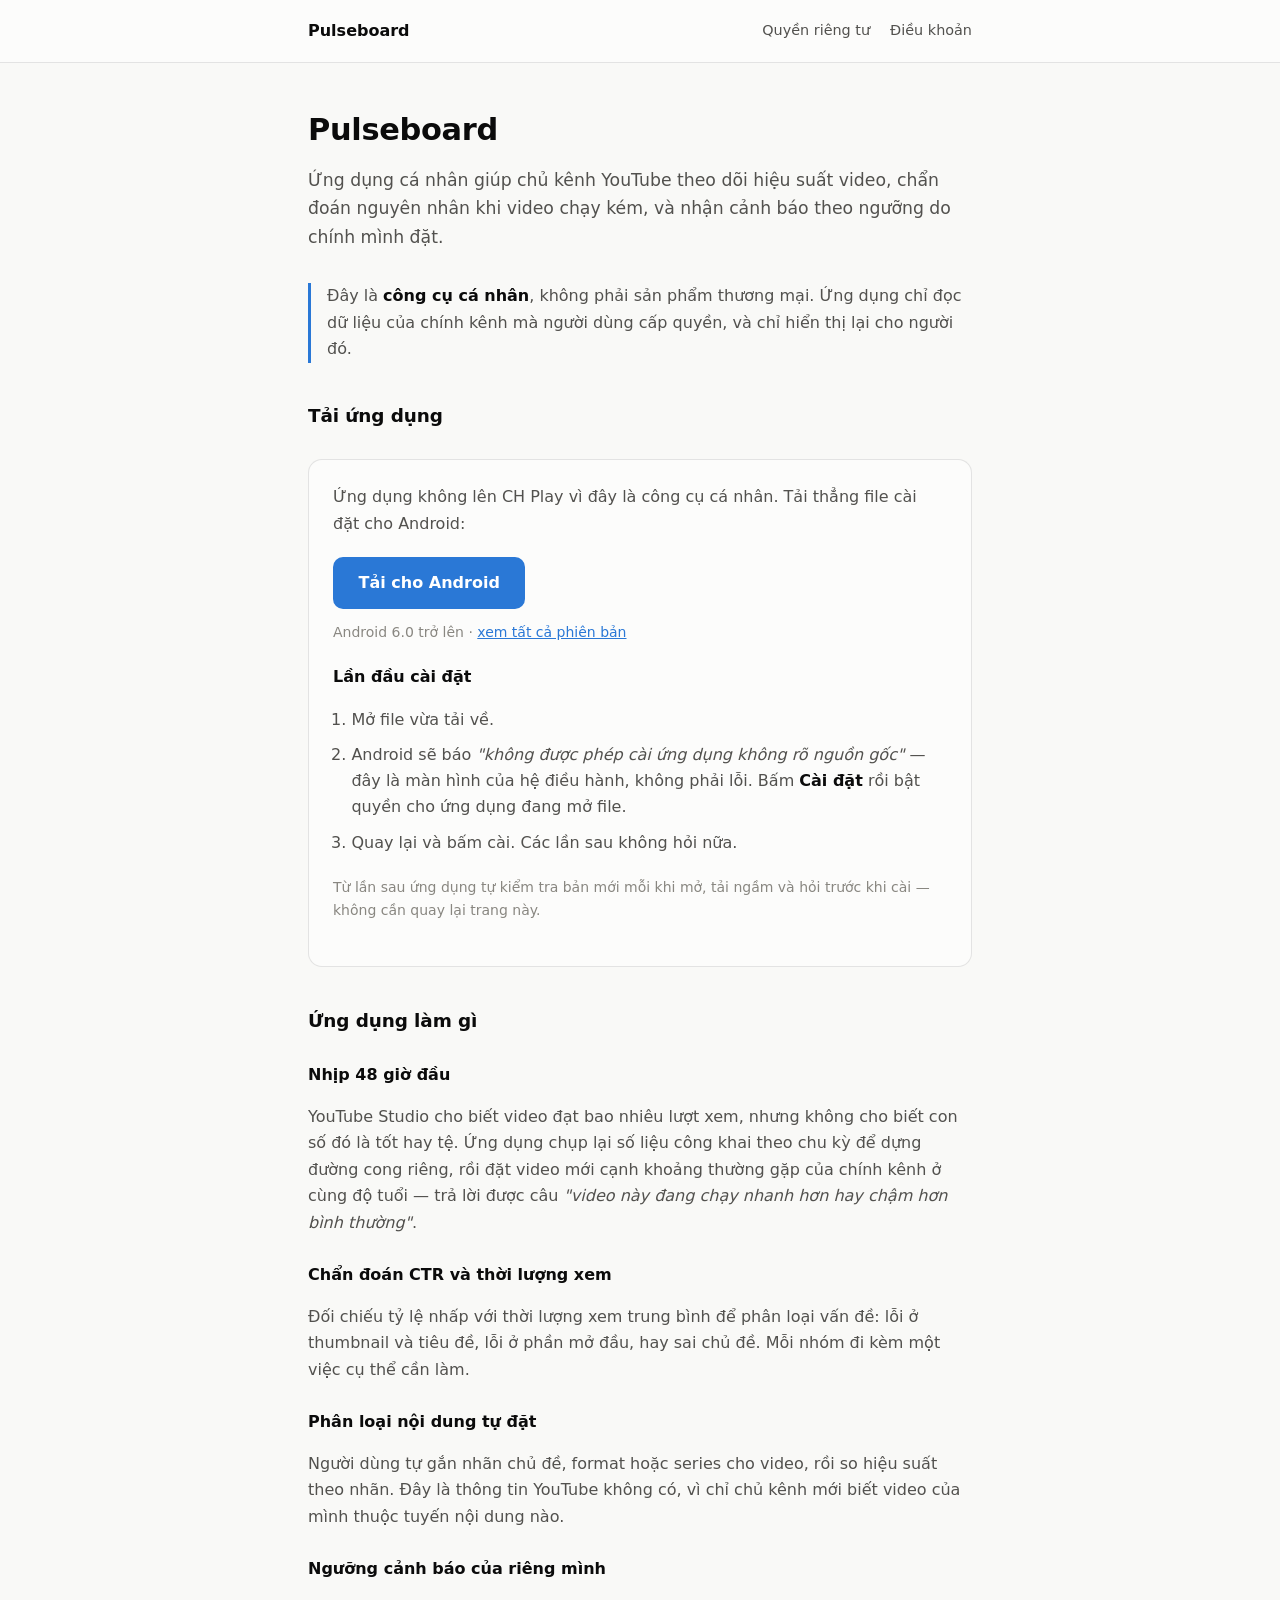
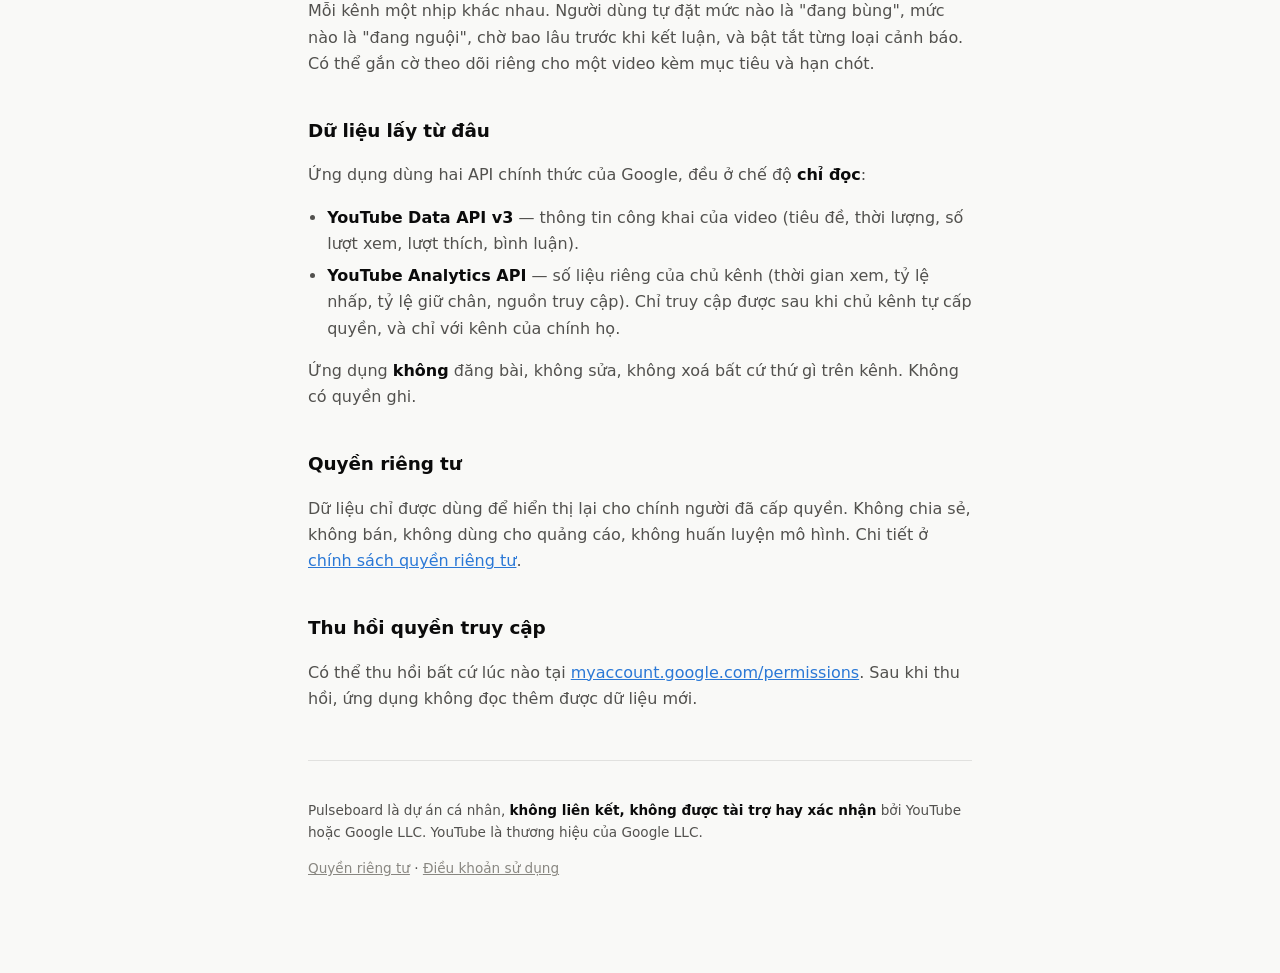
<file: index.html>
<!doctype html>
<html lang="vi">
<head>
<meta charset="utf-8">
<meta name="viewport" content="width=device-width, initial-scale=1">
<title>Pulseboard — Theo dõi hiệu suất kênh YouTube</title>
<meta name="description" content="Ứng dụng cá nhân giúp chủ kênh YouTube theo dõi hiệu suất video, chẩn đoán vấn đề và nhận cảnh báo theo ngưỡng tự đặt.">
<link rel="stylesheet" href="style.css">
</head>
<body>

<header class="site">
  <div class="wrap">
    <a class="brand" href="./">Pulseboard</a>
    <nav class="site">
      <a href="./privacy.html">Quyền riêng tư</a>
      <a href="./terms.html">Điều khoản</a>
    </nav>
  </div>
</header>

<main class="wrap">
  <h1>Pulseboard</h1>
  <p class="lead">
    Ứng dụng cá nhân giúp chủ kênh YouTube theo dõi hiệu suất video, chẩn đoán
    nguyên nhân khi video chạy kém, và nhận cảnh báo theo ngưỡng do chính mình đặt.
  </p>

  <div class="notice">
    <p>
      Đây là <strong>công cụ cá nhân</strong>, không phải sản phẩm thương mại.
      Ứng dụng chỉ đọc dữ liệu của chính kênh mà người dùng cấp quyền, và chỉ
      hiển thị lại cho người đó.
    </p>
  </div>

  <h2>Tải ứng dụng</h2>

  <div class="download">
    <p>
      Ứng dụng không lên CH Play vì đây là công cụ cá nhân. Tải thẳng file cài
      đặt cho Android:
    </p>

    <a class="btn" id="dl"
       href="https://github.com/mittohoa/ytb-web/releases/latest/download/pulseboard.apk">
      Tải cho Android</a>

    <p class="meta" id="ver">
      Android 6.0 trở lên ·
      <a href="https://github.com/mittohoa/ytb-web/releases" rel="noopener">xem
        tất cả phiên bản</a>
    </p>

    <p><strong>Lần đầu cài đặt</strong></p>
    <ol class="steps">
      <li>Mở file vừa tải về.</li>
      <li>
        Android sẽ báo <em>"không được phép cài ứng dụng không rõ nguồn gốc"</em>
        — đây là màn hình của hệ điều hành, không phải lỗi. Bấm
        <strong>Cài đặt</strong> rồi bật quyền cho ứng dụng đang mở file.
      </li>
      <li>Quay lại và bấm cài. Các lần sau không hỏi nữa.</li>
    </ol>

    <p class="meta" style="margin-top:1.25rem">
      Từ lần sau ứng dụng tự kiểm tra bản mới mỗi khi mở, tải ngầm và hỏi trước
      khi cài — không cần quay lại trang này.
    </p>
  </div>

  <h2>Ứng dụng làm gì</h2>

  <h3>Nhịp 48 giờ đầu</h3>
  <p>
    YouTube Studio cho biết video đạt bao nhiêu lượt xem, nhưng không cho biết
    con số đó là tốt hay tệ. Ứng dụng chụp lại số liệu công khai theo chu kỳ để
    dựng đường cong riêng, rồi đặt video mới cạnh khoảng thường gặp của chính
    kênh ở cùng độ tuổi — trả lời được câu <em>"video này đang chạy nhanh hơn
    hay chậm hơn bình thường"</em>.
  </p>

  <h3>Chẩn đoán CTR và thời lượng xem</h3>
  <p>
    Đối chiếu tỷ lệ nhấp với thời lượng xem trung bình để phân loại vấn đề:
    lỗi ở thumbnail và tiêu đề, lỗi ở phần mở đầu, hay sai chủ đề. Mỗi nhóm đi
    kèm một việc cụ thể cần làm.
  </p>

  <h3>Phân loại nội dung tự đặt</h3>
  <p>
    Người dùng tự gắn nhãn chủ đề, format hoặc series cho video, rồi so hiệu
    suất theo nhãn. Đây là thông tin YouTube không có, vì chỉ chủ kênh mới biết
    video của mình thuộc tuyến nội dung nào.
  </p>

  <h3>Ngưỡng cảnh báo của riêng mình</h3>
  <p>
    Mỗi kênh một nhịp khác nhau. Người dùng tự đặt mức nào là "đang bùng", mức
    nào là "đang nguội", chờ bao lâu trước khi kết luận, và bật tắt từng loại
    cảnh báo. Có thể gắn cờ theo dõi riêng cho một video kèm mục tiêu và hạn chót.
  </p>

  <h2>Dữ liệu lấy từ đâu</h2>
  <p>
    Ứng dụng dùng hai API chính thức của Google, đều ở chế độ <strong>chỉ
    đọc</strong>:
  </p>
  <ul>
    <li><strong>YouTube Data API v3</strong> — thông tin công khai của video
      (tiêu đề, thời lượng, số lượt xem, lượt thích, bình luận).</li>
    <li><strong>YouTube Analytics API</strong> — số liệu riêng của chủ kênh
      (thời gian xem, tỷ lệ nhấp, tỷ lệ giữ chân, nguồn truy cập). Chỉ truy cập
      được sau khi chủ kênh tự cấp quyền, và chỉ với kênh của chính họ.</li>
  </ul>
  <p>
    Ứng dụng <strong>không</strong> đăng bài, không sửa, không xoá bất cứ thứ gì
    trên kênh. Không có quyền ghi.
  </p>

  <h2>Quyền riêng tư</h2>
  <p>
    Dữ liệu chỉ được dùng để hiển thị lại cho chính người đã cấp quyền. Không
    chia sẻ, không bán, không dùng cho quảng cáo, không huấn luyện mô hình.
    Chi tiết ở <a href="./privacy.html">chính sách quyền riêng tư</a>.
  </p>

  <h2>Thu hồi quyền truy cập</h2>
  <p>
    Có thể thu hồi bất cứ lúc nào tại
    <a href="https://myaccount.google.com/permissions" rel="noopener">
      myaccount.google.com/permissions</a>.
    Sau khi thu hồi, ứng dụng không đọc thêm được dữ liệu mới.
  </p>

  <footer class="site">
    <p>
      Pulseboard là dự án cá nhân, <strong>không liên kết, không được tài trợ
      hay xác nhận</strong> bởi YouTube hoặc Google LLC. YouTube là thương hiệu
      của Google LLC.
    </p>
    <p>
      <a href="./privacy.html">Quyền riêng tư</a> ·
      <a href="./terms.html">Điều khoản sử dụng</a>
    </p>
  </footer>
</main>

<script>
  // Dien so phien ban moi nhat vao dong duoi nut tai. Khong co no thi trang
  // van dung - nut tai da tro san ve ban moi nhat.
  fetch('https://api.github.com/repos/mittohoa/ytb-web/releases/latest')
    .then(function (r) { return r.ok ? r.json() : null; })
    .then(function (j) {
      if (!j || !j.tag_name) return;
      var el = document.getElementById('ver');
      el.insertAdjacentHTML('afterbegin',
        'Phiên bản ' + j.tag_name.replace(/^v/, '') + ' · ');
    })
    .catch(function () {});
</script>

</body>
</html>
</file>
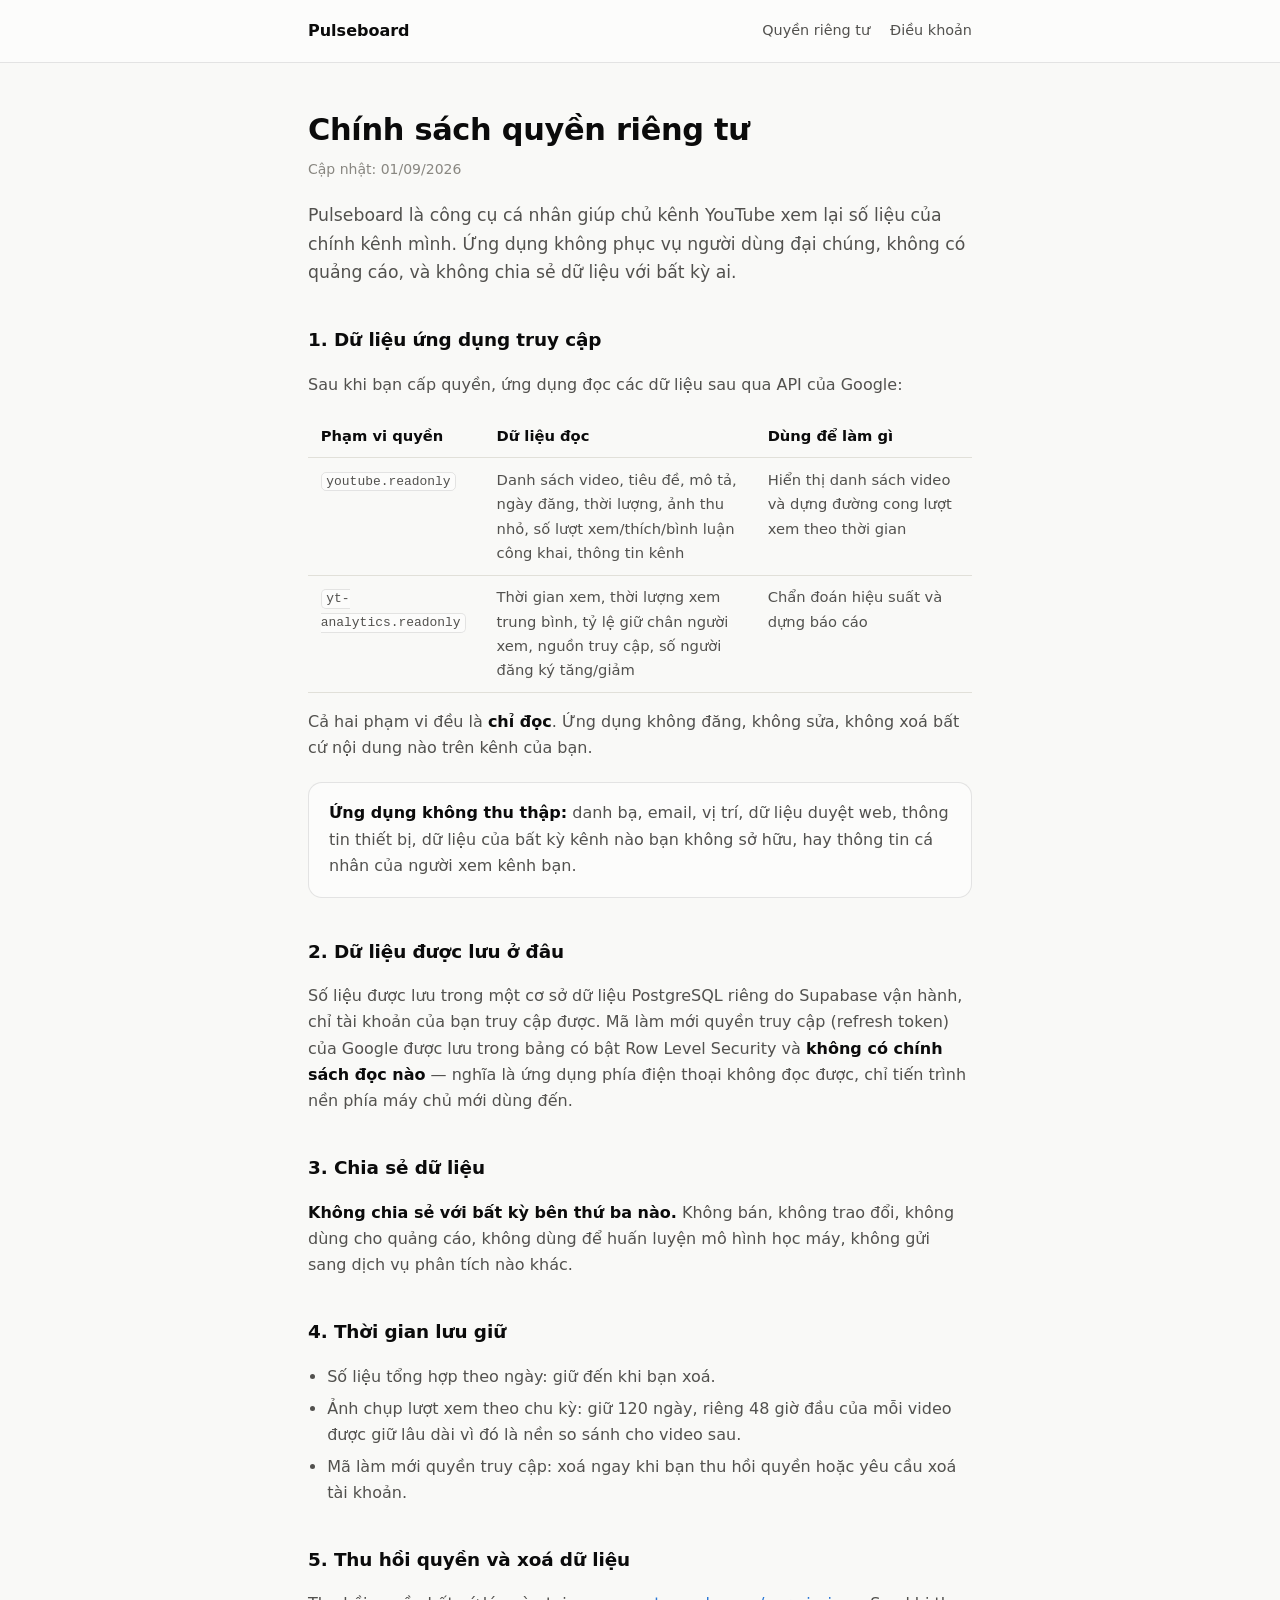
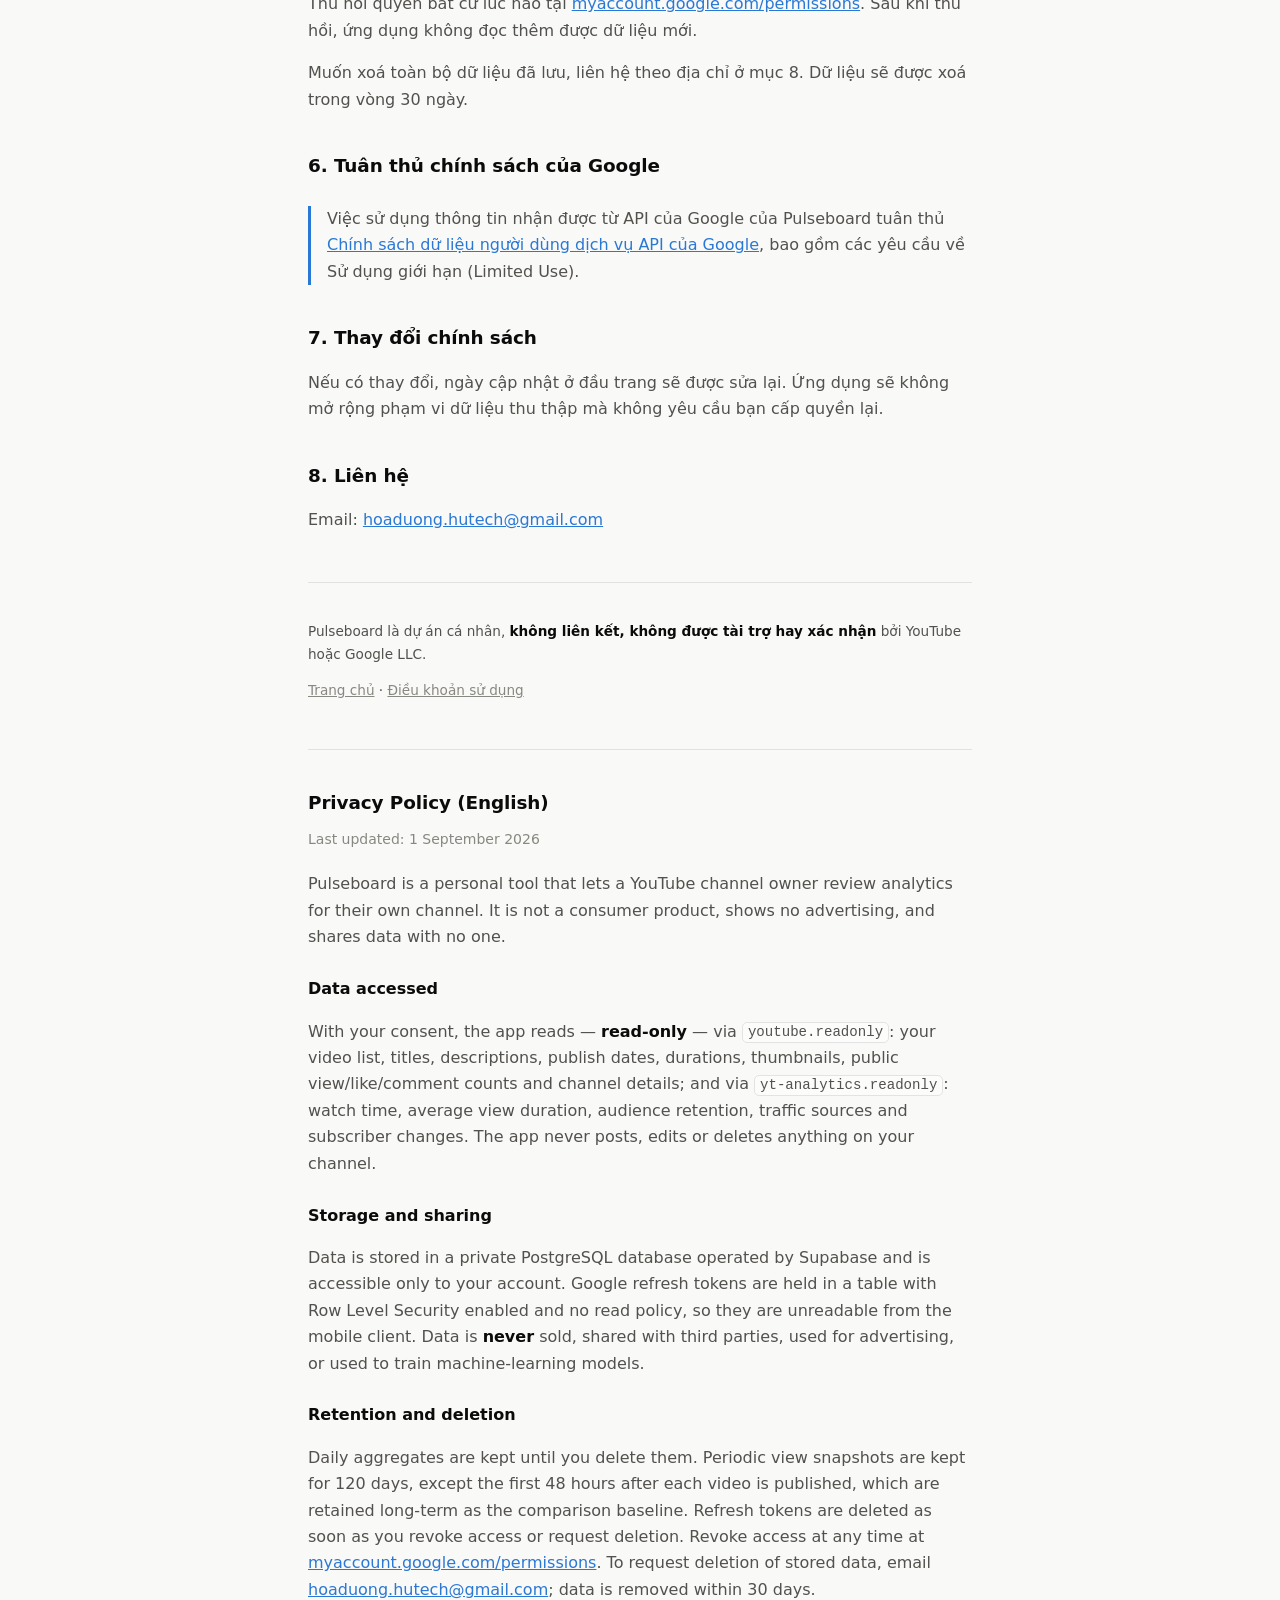
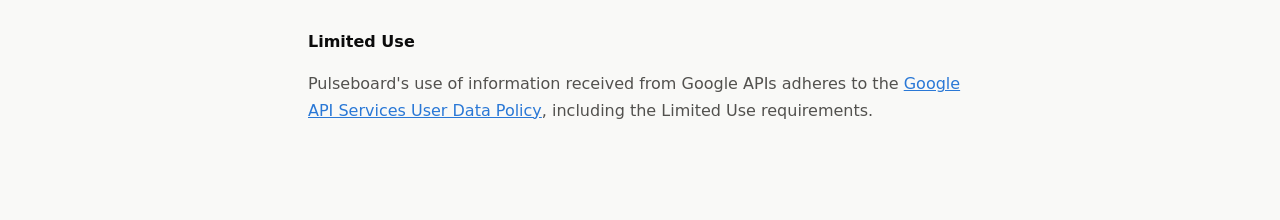
<file: privacy.html>
<!doctype html>
<html lang="vi">
<head>
<meta charset="utf-8">
<meta name="viewport" content="width=device-width, initial-scale=1">
<title>Chính sách quyền riêng tư — Pulseboard</title>
<link rel="stylesheet" href="style.css">
</head>
<body>

<header class="site">
  <div class="wrap">
    <a class="brand" href="./">Pulseboard</a>
    <nav class="site">
      <a href="./privacy.html">Quyền riêng tư</a>
      <a href="./terms.html">Điều khoản</a>
    </nav>
  </div>
</header>

<main class="wrap">
  <h1>Chính sách quyền riêng tư</h1>
  <p class="meta">Cập nhật: 01/09/2026</p>

  <p class="lead">
    Pulseboard là công cụ cá nhân giúp chủ kênh YouTube xem lại số liệu của
    chính kênh mình. Ứng dụng không phục vụ người dùng đại chúng, không có
    quảng cáo, và không chia sẻ dữ liệu với bất kỳ ai.
  </p>

  <h2>1. Dữ liệu ứng dụng truy cập</h2>
  <p>Sau khi bạn cấp quyền, ứng dụng đọc các dữ liệu sau qua API của Google:</p>

  <table>
    <thead>
      <tr><th>Phạm vi quyền</th><th>Dữ liệu đọc</th><th>Dùng để làm gì</th></tr>
    </thead>
    <tbody>
      <tr>
        <td><code>youtube.readonly</code></td>
        <td>Danh sách video, tiêu đề, mô tả, ngày đăng, thời lượng, ảnh thu nhỏ,
            số lượt xem/thích/bình luận công khai, thông tin kênh</td>
        <td>Hiển thị danh sách video và dựng đường cong lượt xem theo thời gian</td>
      </tr>
      <tr>
        <td><code>yt-analytics.readonly</code></td>
        <td>Thời gian xem, thời lượng xem trung bình, tỷ lệ giữ chân người xem,
            nguồn truy cập, số người đăng ký tăng/giảm</td>
        <td>Chẩn đoán hiệu suất và dựng báo cáo</td>
      </tr>
    </tbody>
  </table>

  <p>
    Cả hai phạm vi đều là <strong>chỉ đọc</strong>. Ứng dụng không đăng, không
    sửa, không xoá bất cứ nội dung nào trên kênh của bạn.
  </p>

  <div class="card">
    <p>
      <strong>Ứng dụng không thu thập:</strong> danh bạ, email, vị trí, dữ liệu
      duyệt web, thông tin thiết bị, dữ liệu của bất kỳ kênh nào bạn không sở hữu,
      hay thông tin cá nhân của người xem kênh bạn.
    </p>
  </div>

  <h2>2. Dữ liệu được lưu ở đâu</h2>
  <p>
    Số liệu được lưu trong một cơ sở dữ liệu PostgreSQL riêng do Supabase vận
    hành, chỉ tài khoản của bạn truy cập được. Mã làm mới quyền truy cập
    (refresh token) của Google được lưu trong bảng có bật Row Level Security và
    <strong>không có chính sách đọc nào</strong> — nghĩa là ứng dụng phía điện
    thoại không đọc được, chỉ tiến trình nền phía máy chủ mới dùng đến.
  </p>

  <h2>3. Chia sẻ dữ liệu</h2>
  <p>
    <strong>Không chia sẻ với bất kỳ bên thứ ba nào.</strong> Không bán, không
    trao đổi, không dùng cho quảng cáo, không dùng để huấn luyện mô hình học máy,
    không gửi sang dịch vụ phân tích nào khác.
  </p>

  <h2>4. Thời gian lưu giữ</h2>
  <ul>
    <li>Số liệu tổng hợp theo ngày: giữ đến khi bạn xoá.</li>
    <li>Ảnh chụp lượt xem theo chu kỳ: giữ 120 ngày, riêng 48 giờ đầu của mỗi
        video được giữ lâu dài vì đó là nền so sánh cho video sau.</li>
    <li>Mã làm mới quyền truy cập: xoá ngay khi bạn thu hồi quyền hoặc yêu cầu
        xoá tài khoản.</li>
  </ul>

  <h2>5. Thu hồi quyền và xoá dữ liệu</h2>
  <p>
    Thu hồi quyền bất cứ lúc nào tại
    <a href="https://myaccount.google.com/permissions" rel="noopener">
      myaccount.google.com/permissions</a>.
    Sau khi thu hồi, ứng dụng không đọc thêm được dữ liệu mới.
  </p>
  <p>
    Muốn xoá toàn bộ dữ liệu đã lưu, liên hệ theo địa chỉ ở mục 8. Dữ liệu sẽ
    được xoá trong vòng 30 ngày.
  </p>

  <h2>6. Tuân thủ chính sách của Google</h2>
  <div class="notice">
    <p>
      Việc sử dụng thông tin nhận được từ API của Google của Pulseboard tuân thủ
      <a href="https://developers.google.com/terms/api-services-user-data-policy"
         rel="noopener">Chính sách dữ liệu người dùng dịch vụ API của Google</a>,
      bao gồm các yêu cầu về Sử dụng giới hạn (Limited Use).
    </p>
  </div>

  <h2>7. Thay đổi chính sách</h2>
  <p>
    Nếu có thay đổi, ngày cập nhật ở đầu trang sẽ được sửa lại. Ứng dụng sẽ
    không mở rộng phạm vi dữ liệu thu thập mà không yêu cầu bạn cấp quyền lại.
  </p>

  <h2>8. Liên hệ</h2>
  <p>
    Email: <a href="mailto:hoaduong.hutech@gmail.com">hoaduong.hutech@gmail.com</a>
  </p>

  <footer class="site">
    <p>
      Pulseboard là dự án cá nhân, <strong>không liên kết, không được tài trợ
      hay xác nhận</strong> bởi YouTube hoặc Google LLC.
    </p>
    <p><a href="./">Trang chủ</a> · <a href="./terms.html">Điều khoản sử dụng</a></p>
  </footer>

  <hr style="border:0;border-top:1px solid var(--border);margin:3rem 0 2rem">

  <h2 id="en">Privacy Policy (English)</h2>
  <p class="meta">Last updated: 1 September 2026</p>

  <p>
    Pulseboard is a personal tool that lets a YouTube channel owner review
    analytics for their own channel. It is not a consumer product, shows no
    advertising, and shares data with no one.
  </p>

  <h3>Data accessed</h3>
  <p>
    With your consent, the app reads — <strong>read-only</strong> — via
    <code>youtube.readonly</code>: your video list, titles, descriptions,
    publish dates, durations, thumbnails, public view/like/comment counts and
    channel details; and via <code>yt-analytics.readonly</code>: watch time,
    average view duration, audience retention, traffic sources and subscriber
    changes. The app never posts, edits or
    deletes anything on your channel.
  </p>

  <h3>Storage and sharing</h3>
  <p>
    Data is stored in a private PostgreSQL database operated by Supabase and is
    accessible only to your account. Google refresh tokens are held in a table
    with Row Level Security enabled and no read policy, so they are unreadable
    from the mobile client. Data is <strong>never</strong> sold, shared with
    third parties, used for advertising, or used to train machine-learning
    models.
  </p>

  <h3>Retention and deletion</h3>
  <p>
    Daily aggregates are kept until you delete them. Periodic view snapshots are
    kept for 120 days, except the first 48 hours after each video is published,
    which are retained long-term as the comparison baseline. Refresh tokens are
    deleted as soon as you revoke access or request deletion. Revoke access at
    any time at
    <a href="https://myaccount.google.com/permissions" rel="noopener">
      myaccount.google.com/permissions</a>.
    To request deletion of stored data, email <a href="mailto:hoaduong.hutech@gmail.com">hoaduong.hutech@gmail.com</a>; data is
    removed within 30 days.
  </p>

  <h3>Limited Use</h3>
  <p>
    Pulseboard's use of information received from Google APIs adheres to the
    <a href="https://developers.google.com/terms/api-services-user-data-policy"
       rel="noopener">Google API Services User Data Policy</a>, including the
    Limited Use requirements.
  </p>
</main>

</body>
</html>
</file>
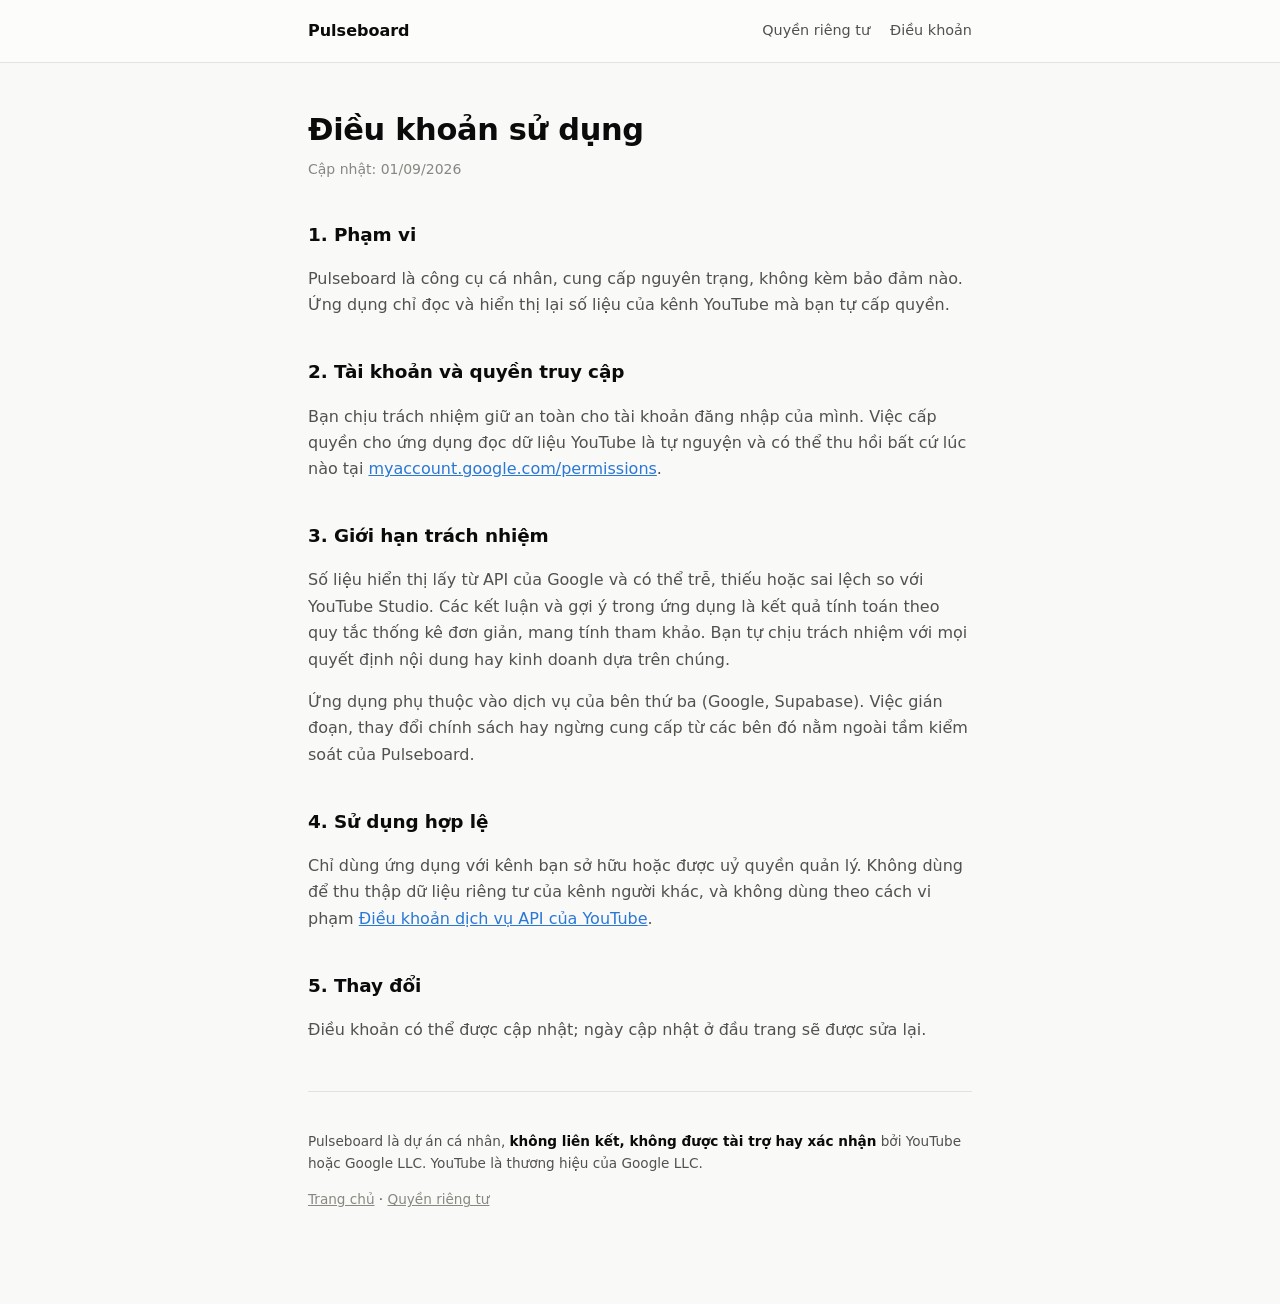
<file: terms.html>
<!doctype html>
<html lang="vi">
<head>
<meta charset="utf-8">
<meta name="viewport" content="width=device-width, initial-scale=1">
<title>Điều khoản sử dụng — Pulseboard</title>
<link rel="stylesheet" href="style.css">
</head>
<body>

<header class="site">
  <div class="wrap">
    <a class="brand" href="./">Pulseboard</a>
    <nav class="site">
      <a href="./privacy.html">Quyền riêng tư</a>
      <a href="./terms.html">Điều khoản</a>
    </nav>
  </div>
</header>

<main class="wrap">
  <h1>Điều khoản sử dụng</h1>
  <p class="meta">Cập nhật: 01/09/2026</p>

  <h2>1. Phạm vi</h2>
  <p>
    Pulseboard là công cụ cá nhân, cung cấp nguyên trạng, không kèm bảo đảm nào.
    Ứng dụng chỉ đọc và hiển thị lại số liệu của kênh YouTube mà bạn tự cấp quyền.
  </p>

  <h2>2. Tài khoản và quyền truy cập</h2>
  <p>
    Bạn chịu trách nhiệm giữ an toàn cho tài khoản đăng nhập của mình. Việc cấp
    quyền cho ứng dụng đọc dữ liệu YouTube là tự nguyện và có thể thu hồi bất cứ
    lúc nào tại
    <a href="https://myaccount.google.com/permissions" rel="noopener">
      myaccount.google.com/permissions</a>.
  </p>

  <h2>3. Giới hạn trách nhiệm</h2>
  <p>
    Số liệu hiển thị lấy từ API của Google và có thể trễ, thiếu hoặc sai lệch so
    với YouTube Studio. Các kết luận và gợi ý trong ứng dụng là kết quả tính toán
    theo quy tắc thống kê đơn giản, mang tính tham khảo. Bạn tự chịu trách nhiệm
    với mọi quyết định nội dung hay kinh doanh dựa trên chúng.
  </p>
  <p>
    Ứng dụng phụ thuộc vào dịch vụ của bên thứ ba (Google, Supabase). Việc gián
    đoạn, thay đổi chính sách hay ngừng cung cấp từ các bên đó nằm ngoài tầm
    kiểm soát của Pulseboard.
  </p>

  <h2>4. Sử dụng hợp lệ</h2>
  <p>
    Chỉ dùng ứng dụng với kênh bạn sở hữu hoặc được uỷ quyền quản lý. Không dùng
    để thu thập dữ liệu riêng tư của kênh người khác, và không dùng theo cách vi
    phạm
    <a href="https://developers.google.com/youtube/terms/api-services-terms-of-service"
       rel="noopener">Điều khoản dịch vụ API của YouTube</a>.
  </p>

  <h2>5. Thay đổi</h2>
  <p>
    Điều khoản có thể được cập nhật; ngày cập nhật ở đầu trang sẽ được sửa lại.
  </p>

  <footer class="site">
    <p>
      Pulseboard là dự án cá nhân, <strong>không liên kết, không được tài trợ
      hay xác nhận</strong> bởi YouTube hoặc Google LLC. YouTube là thương hiệu
      của Google LLC.
    </p>
    <p><a href="./">Trang chủ</a> · <a href="./privacy.html">Quyền riêng tư</a></p>
  </footer>
</main>

</body>
</html>
</file>
<file: style.css>
/* Cùng bảng màu với app, để trang web và app trông là một hệ. */
:root {
  color-scheme: light;
  --surface: #fcfcfb;
  --plane: #f9f9f7;
  --text: #0b0b0b;
  --text-2: #52514e;
  --muted: #898781;
  --line: #e1e0d9;
  --accent: #2a78d6;
  --border: rgba(11, 11, 11, 0.10);
}

@media (prefers-color-scheme: dark) {
  :root {
    color-scheme: dark;
    --surface: #1a1a19;
    --plane: #0d0d0d;
    --text: #ffffff;
    --text-2: #c3c2b7;
    --muted: #898781;
    --line: #2c2c2a;
    --accent: #3987e5;
    --border: rgba(255, 255, 255, 0.10);
  }
}

* { box-sizing: border-box; }

body {
  margin: 0;
  background: var(--plane);
  color: var(--text);
  font: 16px/1.65 system-ui, -apple-system, "Segoe UI", sans-serif;
  -webkit-text-size-adjust: 100%;
}

.wrap {
  max-width: 44rem;
  margin: 0 auto;
  padding: 3rem 1.25rem 5rem;
}

header.site {
  border-bottom: 1px solid var(--border);
  background: var(--surface);
}

header.site .wrap {
  padding: 1.1rem 1.25rem;
  display: flex;
  align-items: center;
  gap: 1rem;
}

.brand {
  font-weight: 600;
  font-size: 1rem;
  color: var(--text);
  text-decoration: none;
}

nav.site {
  margin-left: auto;
  display: flex;
  gap: 1.25rem;
}

nav.site a {
  color: var(--text-2);
  text-decoration: none;
  font-size: 0.9rem;
}

nav.site a:hover { color: var(--accent); }

h1 {
  font-size: 1.9rem;
  line-height: 1.25;
  margin: 0 0 0.6rem;
  letter-spacing: -0.01em;
}

h2 {
  font-size: 1.15rem;
  margin: 2.4rem 0 0.6rem;
  letter-spacing: -0.005em;
}

h3 {
  font-size: 1rem;
  margin: 1.6rem 0 0.4rem;
}

p, li { color: var(--text-2); }
strong { color: var(--text); font-weight: 600; }

.lead {
  font-size: 1.08rem;
  color: var(--text-2);
  margin-bottom: 2rem;
}

a { color: var(--accent); }

ul { padding-left: 1.2rem; }
li { margin: 0.35rem 0; }

table {
  width: 100%;
  border-collapse: collapse;
  margin: 1rem 0;
  font-size: 0.92rem;
  display: block;
  overflow-x: auto;
}

th, td {
  text-align: left;
  padding: 0.6rem 0.8rem;
  border-bottom: 1px solid var(--line);
  vertical-align: top;
}

th {
  color: var(--text);
  font-weight: 600;
  white-space: nowrap;
}

td { color: var(--text-2); }

.card {
  background: var(--surface);
  border: 1px solid var(--border);
  border-radius: 14px;
  padding: 1.1rem 1.25rem;
  margin: 1.25rem 0;
}

.card p:last-child { margin-bottom: 0; }
.card p:first-child { margin-top: 0; }

.meta {
  font-size: 0.85rem;
  color: var(--muted);
}

.notice {
  border-left: 3px solid var(--accent);
  padding-left: 1rem;
  margin: 1.5rem 0;
}

code {
  background: var(--surface);
  border: 1px solid var(--border);
  border-radius: 5px;
  padding: 0.1em 0.35em;
  font-size: 0.88em;
}

footer.site {
  border-top: 1px solid var(--border);
  margin-top: 3rem;
  padding-top: 1.5rem;
  font-size: 0.85rem;
  color: var(--muted);
}

footer.site a { color: var(--muted); }

/* --------------------------------------------------------- tải ứng dụng */

.download {
  background: var(--surface);
  border: 1px solid var(--border);
  border-radius: 14px;
  padding: 1.5rem;
  margin: 1.75rem 0;
}

.download p:first-of-type { margin-top: 0; }

.btn {
  display: inline-block;
  background: var(--accent);
  color: #fff;
  font-weight: 600;
  font-size: 1rem;
  text-decoration: none;
  padding: 0.8rem 1.6rem;
  border-radius: 10px;
  margin: 0.25rem 0 0.75rem;
}

.btn:hover { filter: brightness(1.08); }

.meta {
  color: var(--muted);
  font-size: 0.875rem;
  margin: 0 0 1.25rem;
}

/* Danh sach cac buoc cai dat: so thu tu can doc duoc, khong phai trang tri */
ol.steps { padding-left: 1.15rem; margin: 0; }
ol.steps li { margin-bottom: 0.55rem; line-height: 1.65; }
ol.steps li:last-child { margin-bottom: 0; }
</file>
